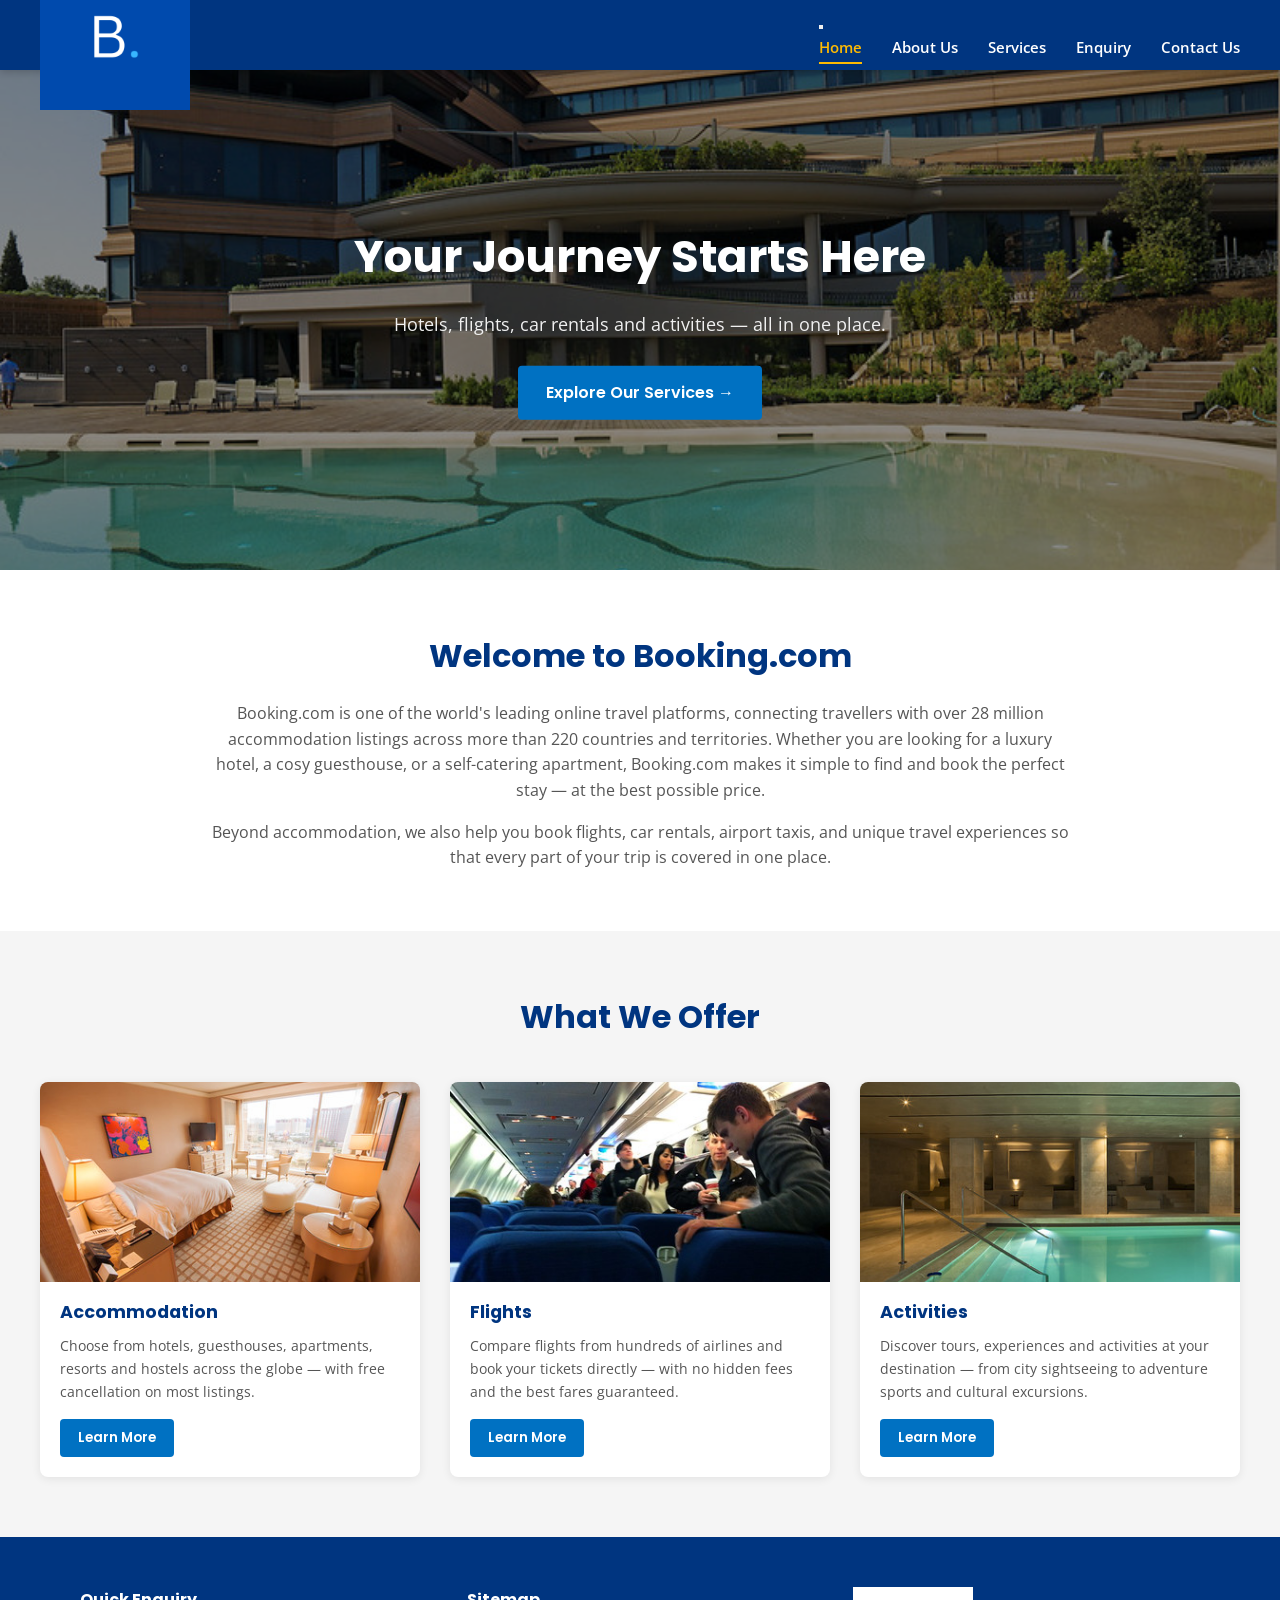
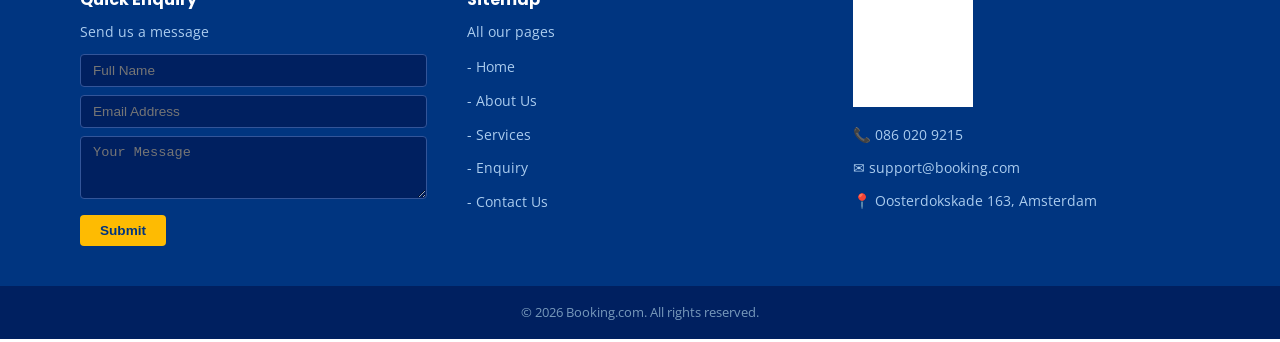
<file: index.html>
<!DOCTYPE html>
<html lang="en">

<!-- ============================================================
     PAGE: Homepage (index.html)
     DESCRIPTION: The main landing page for Booking.com. Includes
     a hero banner, a brief introduction section, a featured
     services grid, and a consistent header and footer across
     all five pages of the website.
     AUTHOR: [Angel Qosha]
     STUDENT NUMBER: [St10533417]
     MODULE: WEDE5020
     ============================================================ -->

<head>
  <!-- Sets the character encoding so all characters display correctly -->
  <meta charset="UTF-8">

  <!-- Makes the page scale correctly on mobile and tablet screens -->
  <meta name="viewport" content="width=device-width, initial-scale=1.0">

  <!-- Description shown in Google search results (SEO) -->
  <meta name="description" content="Booking.com - Find and book hotels,
  flights, car rentals and activities worldwide. Best prices guaranteed
  with free cancellation on most bookings.">

  <!-- Keywords to help search engines find this page (SEO) -->
  <meta name="keywords" content="Booking.com, book hotels, flights,
  accommodation, car rentals, activities, travel, holidays, best price">

  <!-- Title shown in the browser tab -->
  <title>Home | Booking.com</title>

  <!-- Canonical tag tells search engines this is the preferred URL for this page (avoids duplicate-content issues) -->
  <link rel="canonical" href="https://yoursitename.netlify.app/index.html">

  <!-- Links the external CSS stylesheet to this HTML page -->
  <link rel="stylesheet" href="css/style.css">

  <!-- Google Fonts: Poppins for headings, Open Sans for body text -->
  <link rel="preconnect" href="https://fonts.googleapis.com">
  <link rel="preconnect" href="https://fonts.gstatic.com" crossorigin>
  <link href="https://fonts.googleapis.com/css2?family=Poppins:wght@400;600;700&family=Open+Sans:wght@300;400;600&display=swap" rel="stylesheet">
</head>

<body>

  <!-- ============================================================
       HEADER: Contains the Booking.com logo on the left and the
       main navigation menu on the right. This header appears on
       ALL five pages of the website.
       ============================================================ -->
  <header>
    <div class="header-inner">

      <!-- Logo - links back to the homepage -->
      <div class="logo">
        <a href="index.html">
          <img src="images/logo.png" alt="Booking.com Logo" width="150">
        </a>
      </div>

      <!-- ========================================================
           NAVIGATION MENU: Links to all 5 pages of the website.
           class="active" highlights the current page in the menu.
           ======================================================== -->
      <nav>
        <button class="nav-toggle" aria-label="Toggle navigation menu">
          <span></span>
          <span></span>
          <span></span>
        </button>
        <ul>
          <!-- Home is highlighted as the active page -->
          <li><a href="index.html" class="active">Home</a></li>
          <li><a href="about_us.html">About Us</a></li>
          <li><a href="services_and_products.html">Services</a></li>
          <li><a href="enquiry.html">Enquiry</a></li>
          <li><a href="contact_us.html">Contact Us</a></li>
        </ul>
      </nav>

    </div>
  </header>

  <!-- ============================================================
       MAIN: The unique content for the homepage only.
       ============================================================ -->
  <main>

    <!-- ==========================================================
         HERO SECTION: Full-width banner image with a headline,
         a tagline and a call-to-action button that links to the
         services page.
         ========================================================== -->
    <section class="hero">
      <img src="images/hero_image.jpg"
           alt="Travellers enjoying a beautiful hotel destination booked through Booking.com">
      <div class="hero-text">
        <h1>Your Journey Starts Here</h1>
        <p>Hotels, flights, car rentals and activities — all in one place.</p>
        <!-- CTA button links to the services page -->
        <a href="services_and_products.html" class="btn">Explore Our Services &#8594;</a>
      </div>
    </section>

    <!-- ==========================================================
         INTRODUCTION SECTION: A brief welcome paragraph that
         explains what Booking.com offers to travellers.
         ========================================================== -->
    <section class="intro-section">
      <h2>Welcome to Booking.com</h2>
      <p>Booking.com is one of the world's leading online travel platforms,
         connecting travellers with over 28 million accommodation listings
         across more than 220 countries and territories. Whether you are
         looking for a luxury hotel, a cosy guesthouse, or a self-catering
         apartment, Booking.com makes it simple to find and book the
         perfect stay — at the best possible price.</p>
      <p>Beyond accommodation, we also help you book flights, car rentals,
         airport taxis, and unique travel experiences so that every part of
         your trip is covered in one place.</p>
    </section>

    <!-- ==========================================================
         FEATURED SERVICES SECTION: A 3-column grid showcasing
         the main service categories offered by Booking.com.
         Each card has an image, a title and a short description.
         ========================================================== -->
    <section class="featured-services">
      <h2>What We Offer</h2>

      <div class="services-grid">

        <!-- Service Card 1: Accommodation -->
        <div class="service-card">
          <img src="images/accomodation.jpg"
               alt="Comfortable hotel room available to book on Booking.com">
          <h3>Accommodation</h3>
          <p>Choose from hotels, guesthouses, apartments, resorts and
             hostels across the globe — with free cancellation on
             most listings.</p>
          <a href="services_and_products.html" class="btn-small">Learn More</a>
        </div>

        <!-- Service Card 2: Flights -->
        <div class="service-card">
          <img src="images/flight.jpg"
               alt="Aeroplane in the sky representing flight bookings on Booking.com">
          <h3>Flights</h3>
          <p>Compare flights from hundreds of airlines and book
             your tickets directly — with no hidden fees and the
             best fares guaranteed.</p>
          <a href="services_and_products.html" class="btn-small">Learn More</a>
        </div>

        <!-- Service Card 3: Activities -->
        <div class="service-card">
          <img src="images/activities.jpg"
               alt="Travellers enjoying local activities and excursions booked through Booking.com">
          <h3>Activities</h3>
          <p>Discover tours, experiences and activities at your
             destination — from city sightseeing to adventure sports
             and cultural excursions.</p>
          <a href="services_and_products.html" class="btn-small">Learn More</a>
        </div>

      </div>
    </section>

  </main>

  <!-- ============================================================
       FOOTER: Appears on ALL five pages of the website.
       Contains three columns:
       1. A mini contact form
       2. A sitemap with links to all pages
       3. Company contact details
       ============================================================ -->
  <footer>
    <div class="footer-inner">

      <!-- Footer Column 1: Mini contact form for quick messages -->
      <div class="footer-contact">
        <h4>Quick Enquiry</h4>
        <p>Send us a message</p>
        <form class="footer-form" onsubmit="submitFooterForm(event, this)" novalidate>
          <input type="text"
                 name="footerName"
                 placeholder="Full Name"
                 required>
          <input type="email"
                 name="footerEmail"
                 placeholder="Email Address"
                 required>
          <textarea name="footerMessage"
                    placeholder="Your Message"
                    rows="3"
                    required></textarea>
          <button type="submit">Submit</button>
          <p class="footer-form-response" style="display:none;">Thanks! We will be in touch shortly.</p>
        </form>
      </div>

      <!-- Footer Column 2: Sitemap listing all five pages -->
      <div class="footer-sitemap">
        <h4>Sitemap</h4>
        <p>All our pages</p>
        <ul>
          <li><a href="index.html">- Home</a></li>
          <li><a href="about_us.html">- About Us</a></li>
          <li><a href="services_and_products.html">- Services</a></li>
          <li><a href="enquiry.html">- Enquiry</a></li>
          <li><a href="contact_us.html">- Contact Us</a></li>
        </ul>
      </div>

      <!-- Footer Column 3: Company contact details -->
      <div class="footer-info">
        <img src="images/logo.png" alt="Booking.com Logo" width="120">
        <!-- Phone number with icon -->
        <p>&#128222; 086 020 9215</p>
        <!-- Email address with icon -->
        <p>&#9993; support@booking.com</p>
        <!-- Head office address -->
        <p>&#128205; Oosterdokskade 163, Amsterdam</p>
      </div>

    </div>

    <!-- Copyright bar at the very bottom of every page -->
    <div class="footer-bottom">
      <p>&copy; 2026 Booking.com. All rights reserved.</p>
    </div>
  </footer>

  <!-- Links to the external JavaScript file for interactivity -->
  <script src="js/main.js"></script>

</body>
</html>
</file>
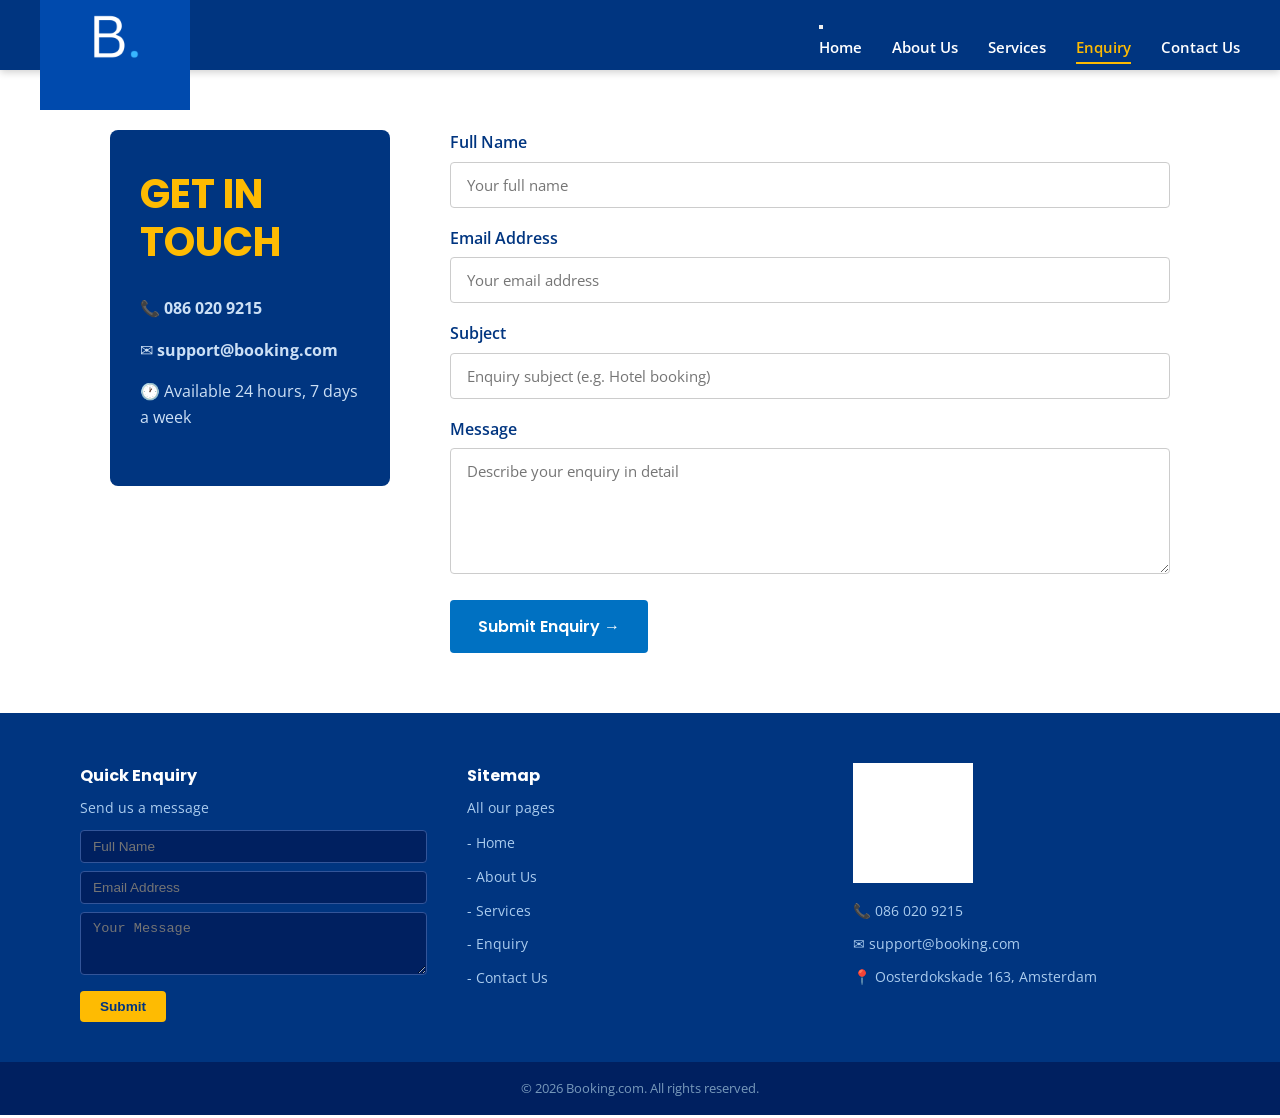
<file: enquiry.html>
<!DOCTYPE html>
<html lang="en">

<!-- ============================================================
     PAGE: Enquiry (enquiry.html)
     DESCRIPTION: Allows visitors to submit a travel or booking
     enquiry to Booking.com. Two-column layout with contact
     details on the left and the enquiry form on the right.
     JavaScript in main.js validates the form before submission.
      AUTHOR: [Angel Qosha]
     STUDENT NUMBER: [St10533417]
     MODULE: WEDE5020
     ============================================================ -->

<head>
  <!-- Sets the character encoding so all characters display correctly -->
  <meta charset="UTF-8">

  <!-- Makes the page scale correctly on mobile and tablet screens -->
  <meta name="viewport" content="width=device-width, initial-scale=1.0">

  <!-- Description for search engines (SEO) -->
  <meta name="description" content="Submit a travel or booking enquiry
  to Booking.com. Our support team is available 24/7 to assist with
  hotel, flight and activity bookings.">

  <!-- Keywords to help search engines find this page (SEO) -->
  <meta name="keywords" content="Booking.com enquiry, contact form,
  travel enquiry, booking help, customer support, hotel enquiry">

  <!-- Title shown in the browser tab -->
  <title>Enquiry | Booking.com</title>

  <!-- Canonical tag tells search engines this is the preferred URL for this page (avoids duplicate-content issues) -->
  <link rel="canonical" href="https://yoursitename.netlify.app/enquiry.html">

  <!-- Links the external CSS stylesheet to this HTML page -->
  <link rel="stylesheet" href="css/style.css">

  <!-- Google Fonts -->
  <link rel="preconnect" href="https://fonts.googleapis.com">
  <link rel="preconnect" href="https://fonts.gstatic.com" crossorigin>
  <link href="https://fonts.googleapis.com/css2?family=Poppins:wght@400;600;700&family=Open+Sans:wght@300;400;600&display=swap" rel="stylesheet">
</head>

<body>

  <!-- ============================================================
       HEADER: Same header used on all five pages.
       "Enquiry" has class="active" to highlight the current page.
       ============================================================ -->
  <header>
    <div class="header-inner">

      <!-- Logo linking back to the homepage -->
      <div class="logo">
        <a href="index.html">
          <img src="images/logo.png" alt="Booking.com Logo" width="150">
        </a>
      </div>

      <!-- ========================================================
           NAVIGATION: Enquiry is the active page here.
           ======================================================== -->
      <nav>
        <button class="nav-toggle" aria-label="Toggle navigation menu">
          <span></span>
          <span></span>
          <span></span>
        </button>
        <ul>
          <li><a href="index.html">Home</a></li>
          <li><a href="about_us.html">About Us</a></li>
          <li><a href="services_and_products.html">Services</a></li>
          <!-- Enquiry is highlighted as the current active page -->
          <li><a href="enquiry.html" class="active">Enquiry</a></li>
          <li><a href="contact_us.html">Contact Us</a></li>
        </ul>
      </nav>

    </div>
  </header>

  <!-- ============================================================
       MAIN: The unique content for the Enquiry page.
       ============================================================ -->
  <main>

    <!-- ==========================================================
         ENQUIRY SECTION: Two-column layout. Left column shows the
         "Get In Touch" heading with contact details and operating
         hours. Right column contains the enquiry form with
         Full Name, Email, Subject and Message fields.
         ========================================================== -->
    <section class="enquiry-section">

      <!-- Left column: GET IN TOUCH details -->
      <div class="enquiry-info">
        <!-- Large heading as shown in the wireframe -->
        <h1>GET IN<br>TOUCH</h1>
        <!-- Phone number with icon -->
        <p>&#128222; <strong>086 020 9215</strong></p>
        <!-- Email address with icon -->
        <p>&#9993; <strong>support@booking.com</strong></p>
        <!-- Trading hours -->
        <p>&#128336; Available 24 hours, 7 days a week</p>
      </div>

      <!-- Right column: Enquiry form -->
      <div class="enquiry-form">

        <!-- ======================================================
             ENQUIRY FORM: Collects Full Name, Email, Subject and
             Message. JavaScript in main.js validates all fields
             before allowing submission. On successful submission,
             the form is hidden and a confirmation message appears.
             ====================================================== -->
        <form id="enquiryForm" onsubmit="submitEnquiry(event)" novalidate>

          <!-- Full Name input field -->
          <label for="fullName">Full Name</label>
          <input type="text"
                 id="fullName"
                 name="fullName"
                 placeholder="Your full name"
                 required>
          <!-- Error message shown by JavaScript if field is empty -->
          <span class="error-msg" id="fullNameError"></span>

          <!-- Email input field -->
          <label for="email">Email Address</label>
          <input type="email"
                 id="email"
                 name="email"
                 placeholder="Your email address"
                 required>
          <!-- Error message shown by JavaScript if email is invalid -->
          <span class="error-msg" id="emailError"></span>

          <!-- Subject input field -->
          <label for="subject">Subject</label>
          <input type="text"
                 id="subject"
                 name="subject"
                 placeholder="Enquiry subject (e.g. Hotel booking)"
                 required>
          <!-- Error message shown by JavaScript if field is empty -->
          <span class="error-msg" id="subjectError"></span>

          <!-- Message textarea -->
          <label for="message">Message</label>
          <textarea id="message"
                    name="message"
                    placeholder="Describe your enquiry in detail"
                    rows="5"
                    required></textarea>
          <!-- Error message shown by JavaScript if field is empty -->
          <span class="error-msg" id="messageError"></span>

          <!-- Submit button -->
          <button type="submit" class="btn">Submit Enquiry &#8594;</button>

        </form>

        <!-- ======================================================
             CONFIRMATION MESSAGE: Hidden by default. JavaScript
             shows this block after the form is successfully
             submitted, confirming the enquiry was received.
             ====================================================== -->
        <div id="enquiryResponse" class="response-message" style="display:none;">
          <h3>&#10003; Enquiry Submitted!</h3>
          <p>Thank you for contacting Booking.com. Our support team
             will respond to your enquiry within 24 hours.</p>
          <p>For urgent assistance, call us directly on
             <strong>086 020 9215</strong>.</p>
        </div>

      </div>

    </section>

  </main>

  <!-- ============================================================
       FOOTER: Same footer on all five pages.
       ============================================================ -->
  <footer>
    <div class="footer-inner">

      <!-- Footer Column 1: Mini contact form -->
      <div class="footer-contact">
        <h4>Quick Enquiry</h4>
        <p>Send us a message</p>
        <form class="footer-form" onsubmit="submitFooterForm(event, this)" novalidate>
          <input type="text" name="footerName" placeholder="Full Name" required>
          <input type="email" name="footerEmail" placeholder="Email Address" required>
          <textarea name="footerMessage" placeholder="Your Message" rows="3" required></textarea>
          <button type="submit">Submit</button>
          <p class="footer-form-response" style="display:none;">Thanks! We will be in touch shortly.</p>
        </form>
      </div>

      <!-- Footer Column 2: Sitemap -->
      <div class="footer-sitemap">
        <h4>Sitemap</h4>
        <p>All our pages</p>
        <ul>
          <li><a href="index.html">- Home</a></li>
          <li><a href="about_us.html">- About Us</a></li>
          <li><a href="services_and_products.html">- Services</a></li>
          <li><a href="enquiry.html">- Enquiry</a></li>
          <li><a href="contact_us.html">- Contact Us</a></li>
        </ul>
      </div>

      <!-- Footer Column 3: Contact details -->
      <div class="footer-info">
        <img src="images/logo.png" alt="Booking.com Logo" width="120">
        <p>&#128222; 086 020 9215</p>
        <p>&#9993; support@booking.com</p>
        <p>&#128205; Oosterdokskade 163, Amsterdam</p>
      </div>

    </div>
    <div class="footer-bottom">
      <p>&copy; 2026 Booking.com. All rights reserved.</p>
    </div>
  </footer>

  <!-- JavaScript file handles form validation and submission -->
  <script src="js/main.js"></script>

</body>
</html>
</file>
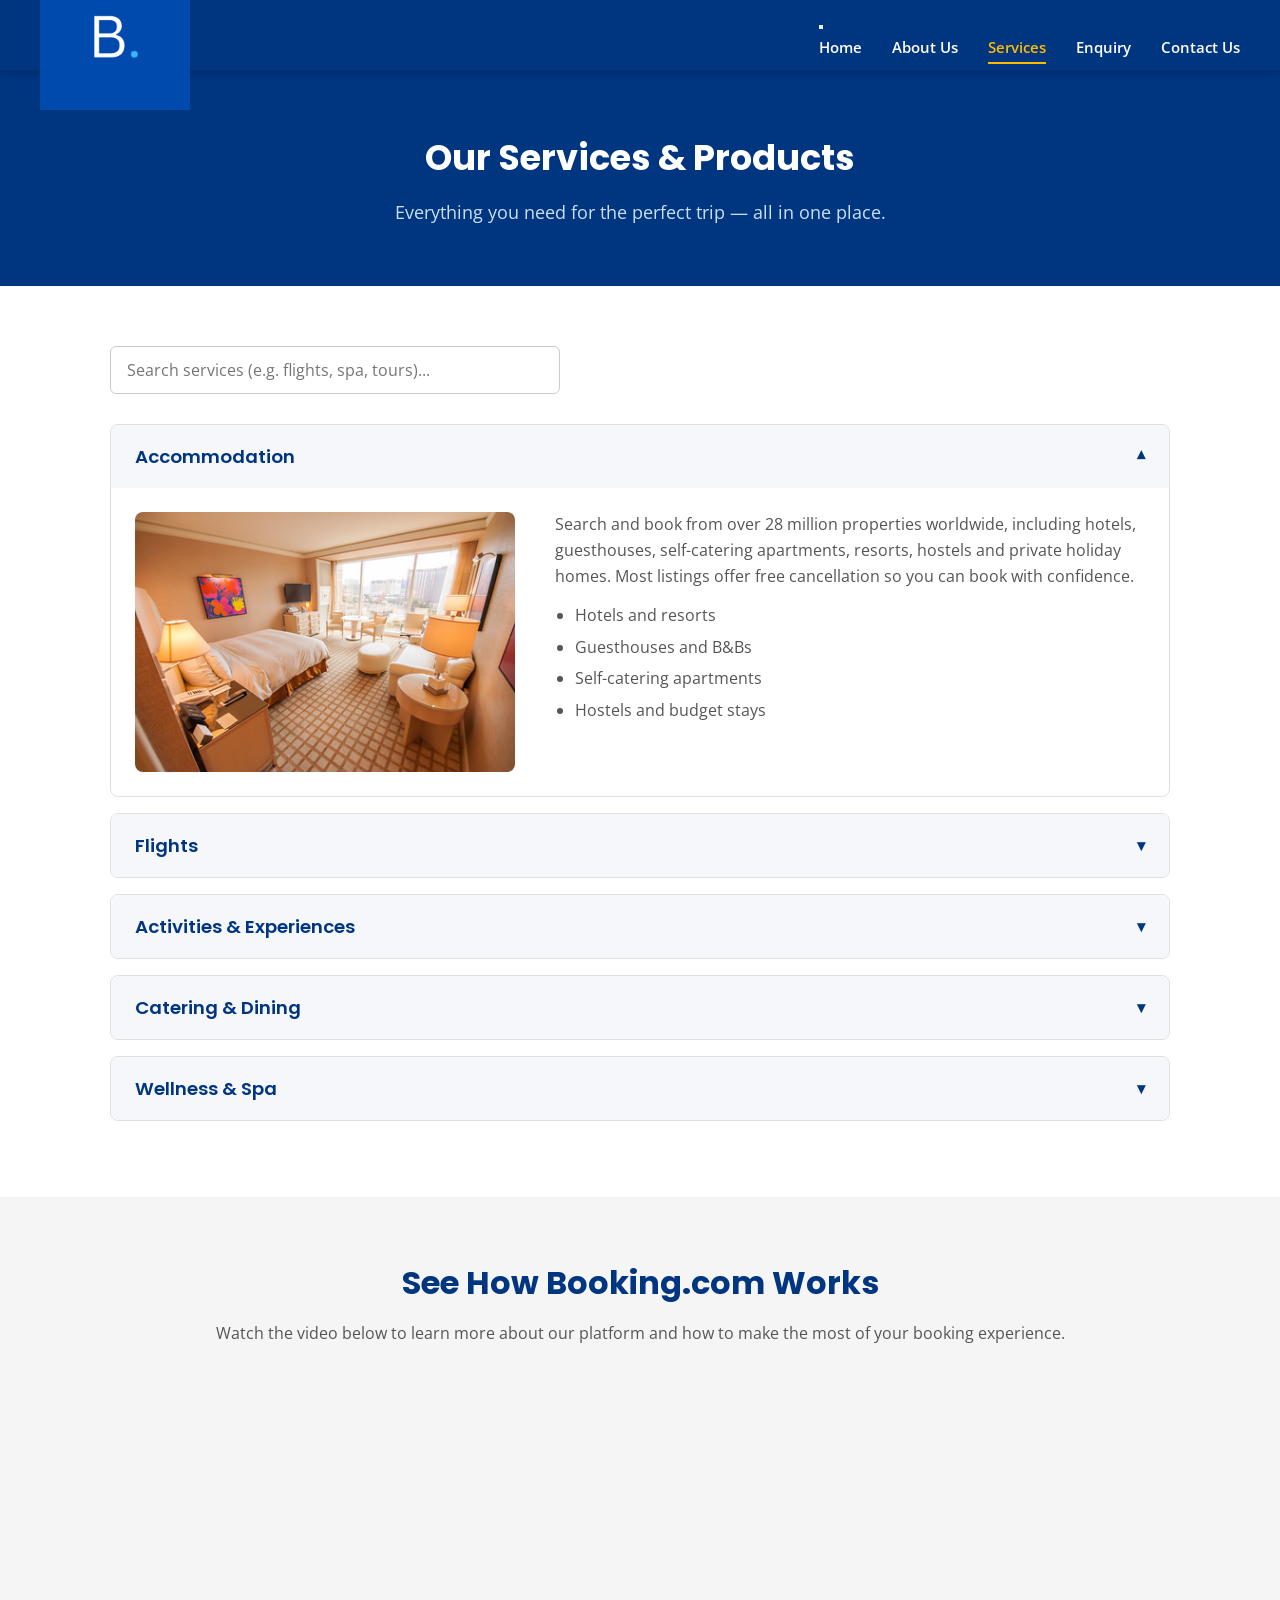
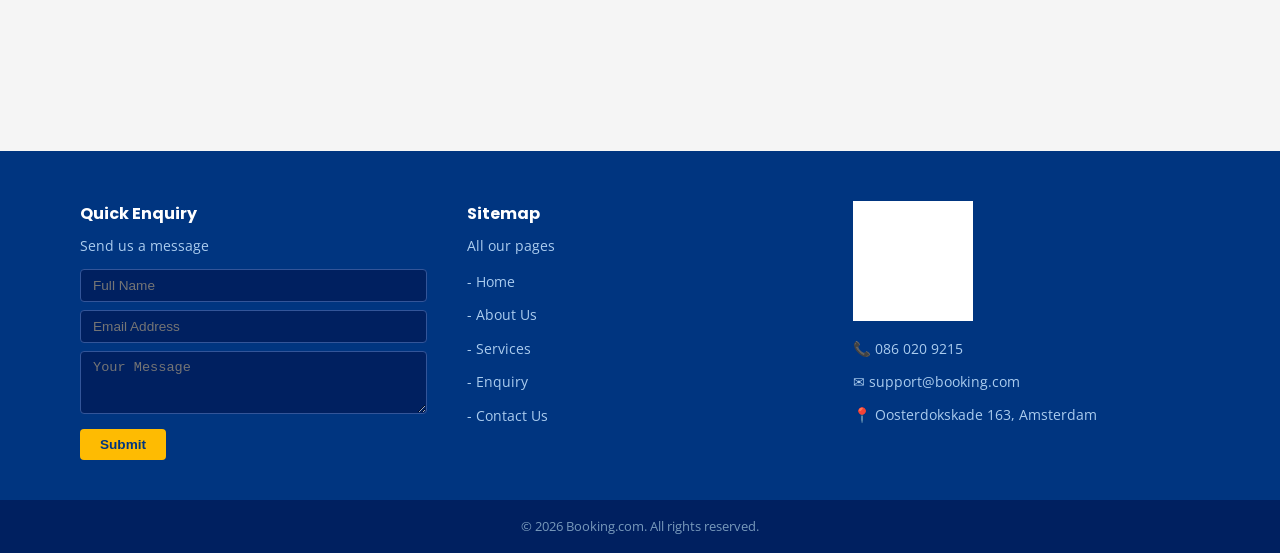
<file: services_and_products.html>
<!DOCTYPE html>
<html lang="en">

<!-- ============================================================
     PAGE: Services and Products (services_and_products.html)
     DESCRIPTION: Details the full range of services and products
     offered by Booking.com, including accommodation, flights,
     car rentals, activities, catering and wellness services.
     A YouTube embed video is included to showcase the platform.
     AUTHOR: [Angel Qosha]
     STUDENT NUMBER: [St10533417]
     MODULE: WEDE5020
     ============================================================ -->

<head>
  <!-- Sets the character encoding so all characters display correctly -->
  <meta charset="UTF-8">

  <!-- Makes the page scale correctly on mobile and tablet screens -->
  <meta name="viewport" content="width=device-width, initial-scale=1.0">

  <!-- Description for search engines (SEO) -->
  <meta name="description" content="Explore all Booking.com services:
  accommodation, flights, car rentals, activities, catering and wellness.
  Book everything for your trip in one place.">

  <!-- Keywords to help search engines find this page (SEO) -->
  <meta name="keywords" content="Booking.com services, accommodation,
  flights, car rental, activities, catering, massage, wellness, travel">

  <!-- Title shown in the browser tab -->
  <title>Services | Booking.com</title>

  <!-- Canonical tag tells search engines this is the preferred URL for this page (avoids duplicate-content issues) -->
  <link rel="canonical" href="https://yoursitename.netlify.app/services_and_products.html">

  <!-- Links the external CSS stylesheet to this HTML page -->
  <link rel="stylesheet" href="css/style.css">

  <!-- Google Fonts -->
  <link rel="preconnect" href="https://fonts.googleapis.com">
  <link rel="preconnect" href="https://fonts.gstatic.com" crossorigin>
  <link href="https://fonts.googleapis.com/css2?family=Poppins:wght@400;600;700&family=Open+Sans:wght@300;400;600&display=swap" rel="stylesheet">
</head>

<body>

  <!-- ============================================================
       HEADER: Same header used on all five pages.
       "Services" has class="active" to highlight the current page.
       ============================================================ -->
  <header>
    <div class="header-inner">

      <!-- Logo linking back to the homepage -->
      <div class="logo">
        <a href="index.html">
          <img src="images/logo.png" alt="Booking.com Logo" width="150">
        </a>
      </div>

      <!-- ========================================================
           NAVIGATION: Services is the active page here.
           ======================================================== -->
      <nav>
        <button class="nav-toggle" aria-label="Toggle navigation menu">
          <span></span>
          <span></span>
          <span></span>
        </button>
        <ul>
          <li><a href="index.html">Home</a></li>
          <li><a href="about_us.html">About Us</a></li>
          <!-- Services is highlighted as the current active page -->
          <li><a href="services_and_products.html" class="active">Services</a></li>
          <li><a href="enquiry.html">Enquiry</a></li>
          <li><a href="contact_us.html">Contact Us</a></li>
        </ul>
      </nav>

    </div>
  </header>

  <!-- ============================================================
       MAIN: The unique content for the Services page.
       ============================================================ -->
  <main>

    <!-- ==========================================================
         PAGE BANNER: A full-width heading section that introduces
         the services and products page to the visitor.
         ========================================================== -->
    <section class="page-banner">
      <h1>Our Services &amp; Products</h1>
      <p>Everything you need for the perfect trip — all in one place.</p>
    </section>

    <!-- ==========================================================
         SERVICES DETAIL SECTION: Each service is displayed as a
         row with an image on the left and descriptive text on the
         right, alternating layout for visual variety.
         ========================================================== -->
    <section class="services-detail">

      <!-- ========================================================
           SEARCH/FILTER: Lets visitors type a keyword to instantly
           filter which service panels are shown. Handled by
           main.js — matches against each service's title and
           description text.
           ======================================================== -->
      <div class="services-search">
        <label for="serviceSearch" class="sr-only">Search services</label>
        <input type="text"
               id="serviceSearch"
               placeholder="Search services (e.g. flights, spa, tours)..."
               aria-label="Search services">
        <p id="serviceSearchCount" class="search-count"></p>
      </div>

      <!-- ========================================================
           ACCORDION: Each service is a collapsible panel. Clicking
           a header toggles that panel open/closed via main.js.
           Built with button elements and aria-expanded for
           accessibility, and progressively enhanced — panels are
           visible by default if JavaScript fails to load.
           ======================================================== -->
      <div class="accordion" id="servicesAccordion">

        <!-- Service 1: Accommodation -->
        <div class="accordion-item">
          <h2 class="accordion-header">
            <button class="accordion-trigger" aria-expanded="true" aria-controls="panel-accommodation">
              Accommodation
              <span class="accordion-icon">&#9662;</span>
            </button>
          </h2>
          <div class="accordion-panel" id="panel-accommodation">
            <div class="service-row">
              <div class="service-img">
                <img src="images/accomodation.jpg"
                     alt="Comfortable hotel room showing accommodation options on Booking.com">
              </div>
              <div class="service-desc">
                <p>Search and book from over 28 million properties worldwide,
                   including hotels, guesthouses, self-catering apartments,
                   resorts, hostels and private holiday homes. Most listings
                   offer free cancellation so you can book with confidence.</p>
                <ul>
                  <li>Hotels and resorts</li>
                  <li>Guesthouses and B&amp;Bs</li>
                  <li>Self-catering apartments</li>
                  <li>Hostels and budget stays</li>
                </ul>
              </div>
            </div>
          </div>
        </div>

        <!-- Service 2: Flights -->
        <div class="accordion-item">
          <h2 class="accordion-header">
            <button class="accordion-trigger" aria-expanded="false" aria-controls="panel-flights">
              Flights
              <span class="accordion-icon">&#9662;</span>
            </button>
          </h2>
          <div class="accordion-panel" id="panel-flights" hidden>
            <div class="service-row reverse">
              <div class="service-img">
                <img src="images/flight.jpg"
                     alt="Aeroplane in flight representing Booking.com flight booking service">
              </div>
              <div class="service-desc">
                <p>Compare flights from hundreds of airlines around the world
                   and book your tickets at the best available price. Our
                   flight search covers economy, business and first class
                   across thousands of global routes.</p>
                <ul>
                  <li>Domestic and international flights</li>
                  <li>One-way and return tickets</li>
                  <li>Economy, business and first class</li>
                  <li>Price comparison across airlines</li>
                </ul>
              </div>
            </div>
          </div>
        </div>

        <!-- Service 3: Activities -->
        <div class="accordion-item">
          <h2 class="accordion-header">
            <button class="accordion-trigger" aria-expanded="false" aria-controls="panel-activities">
              Activities &amp; Experiences
              <span class="accordion-icon">&#9662;</span>
            </button>
          </h2>
          <div class="accordion-panel" id="panel-activities" hidden>
            <div class="service-row">
              <div class="service-img">
                <img src="images/activities.jpg"
                     alt="Travellers taking part in outdoor activities booked through Booking.com">
              </div>
              <div class="service-desc">
                <p>Enhance your trip with unforgettable local experiences.
                   Browse thousands of tours, excursions, activities and
                   cultural events available at your destination — from
                   city walking tours to adventure sports and cooking classes.</p>
                <ul>
                  <li>Guided city tours</li>
                  <li>Adventure sports and outdoor activities</li>
                  <li>Cultural experiences and workshops</li>
                  <li>Day trips and excursions</li>
                </ul>
              </div>
            </div>
          </div>
        </div>

        <!-- Service 4: Catering -->
        <div class="accordion-item">
          <h2 class="accordion-header">
            <button class="accordion-trigger" aria-expanded="false" aria-controls="panel-catering">
              Catering &amp; Dining
              <span class="accordion-icon">&#9662;</span>
            </button>
          </h2>
          <div class="accordion-panel" id="panel-catering" hidden>
            <div class="service-row reverse">
              <div class="service-img">
                <img src="images/catering.jpg"
                     alt="Quality catering and dining options available through Booking.com properties">
              </div>
              <div class="service-desc">
                <p>Many Booking.com properties include catering options
                   ranging from continental breakfast to full board packages.
                   You can also discover and book restaurant experiences and
                   food tours at your destination through our platform.</p>
                <ul>
                  <li>Bed and breakfast packages</li>
                  <li>Half-board and full-board options</li>
                  <li>All-inclusive resort packages</li>
                  <li>Restaurant recommendations</li>
                </ul>
              </div>
            </div>
          </div>
        </div>

        <!-- Service 5: Wellness and Massage -->
        <div class="accordion-item">
          <h2 class="accordion-header">
            <button class="accordion-trigger" aria-expanded="false" aria-controls="panel-wellness">
              Wellness &amp; Spa
              <span class="accordion-icon">&#9662;</span>
            </button>
          </h2>
          <div class="accordion-panel" id="panel-wellness" hidden>
            <div class="service-row">
              <div class="service-img">
                <img src="images/massage.jpg"
                     alt="Relaxing spa and wellness services available at Booking.com hotel properties">
              </div>
              <div class="service-desc">
                <p>Relax and recharge with spa and wellness services available
                   at selected Booking.com properties. Filter your accommodation
                   search to find hotels with on-site spas, swimming pools,
                   gyms and wellness centres included.</p>
                <ul>
                  <li>Spa and massage treatments</li>
                  <li>Swimming pools and gym facilities</li>
                  <li>Yoga and meditation sessions</li>
                  <li>Beauty and grooming services</li>
                </ul>
              </div>
            </div>
          </div>
        </div>

      </div>

    </section>

    <!-- ==========================================================
         VIDEO SECTION: An embedded YouTube video that gives
         visitors an overview of how Booking.com works and what
         the platform offers to travellers.
         ========================================================== -->
    <section class="video-section">
      <h2>See How Booking.com Works</h2>
      <p>Watch the video below to learn more about our platform
         and how to make the most of your booking experience.</p>

      <!-- Embedded YouTube video with correct iframe attributes -->
      <div class="video-wrapper">
        <iframe width="560"
                height="315"
                src="https://www.youtube.com/embed/DU8TqU4I5mc?si=_VnNyUJ0riwl2uzr"
                title="Booking.com platform overview video"
                frameborder="0"
                allow="accelerometer; autoplay; clipboard-write; encrypted-media; gyroscope; picture-in-picture; web-share"
                referrerpolicy="strict-origin-when-cross-origin"
                allowfullscreen>
        </iframe>
      </div>
    </section>

  </main>

  <!-- ============================================================
       FOOTER: Same footer on all five pages.
       ============================================================ -->
  <footer>
    <div class="footer-inner">

      <!-- Footer Column 1: Mini contact form -->
      <div class="footer-contact">
        <h4>Quick Enquiry</h4>
        <p>Send us a message</p>
        <form class="footer-form" onsubmit="submitFooterForm(event, this)" novalidate>
          <input type="text" name="footerName" placeholder="Full Name" required>
          <input type="email" name="footerEmail" placeholder="Email Address" required>
          <textarea name="footerMessage" placeholder="Your Message" rows="3" required></textarea>
          <button type="submit">Submit</button>
          <p class="footer-form-response" style="display:none;">Thanks! We will be in touch shortly.</p>
        </form>
      </div>

      <!-- Footer Column 2: Sitemap -->
      <div class="footer-sitemap">
        <h4>Sitemap</h4>
        <p>All our pages</p>
        <ul>
          <li><a href="index.html">- Home</a></li>
          <li><a href="about_us.html">- About Us</a></li>
          <li><a href="services_and_products.html">- Services</a></li>
          <li><a href="enquiry.html">- Enquiry</a></li>
          <li><a href="contact_us.html">- Contact Us</a></li>
        </ul>
      </div>

      <!-- Footer Column 3: Contact details -->
      <div class="footer-info">
        <img src="images/logo.png" alt="Booking.com Logo" width="120">
        <p>&#128222; 086 020 9215</p>
        <p>&#9993; support@booking.com</p>
        <p>&#128205; Oosterdokskade 163, Amsterdam</p>
      </div>

    </div>
    <div class="footer-bottom">
      <p>&copy; 2026 Booking.com. All rights reserved.</p>
    </div>
  </footer>

  <script src="js/main.js"></script>

</body>
</html>
</file>
<file: css/style.css>
/* ============================================================
   STYLESHEET: style.css
   DESCRIPTION: External CSS stylesheet for the Booking.com
   website. Controls all layout, typography, colours and
   spacing across all five pages. Linked to every HTML page.
   AUTHOR: [Angel Qosha]
   MODULE: WEDE5020
   ============================================================ */

/* ------------------------------------------------------------
   CSS RESET AND BASE STYLES
   Removes default browser margins and padding, and sets the
   base font and box-sizing for the whole site.
   ------------------------------------------------------------ */
* {
  margin: 0;
  padding: 0;
  box-sizing: border-box;
}

/* Sets the base font to Open Sans from Google Fonts */
body {
  font-family: 'Open Sans', Arial, sans-serif;
  font-size: 100%;
  color: #333333;
  background-color: #ffffff;
  line-height: 1.6;
}

/* All headings use Poppins for a clean, modern look */
h1, h2, h3, h4 {
  font-family: 'Poppins', Arial, sans-serif;
  color: #003580;
}

/* Removes underline from all links by default */
a {
  text-decoration: none;
  color: inherit;
}

/* Removes bullet points from all unordered lists by default */
ul {
  list-style: none;
}

/* Makes all images scale responsively within their containers */
img {
  max-width: 100%;
  height: auto;
  display: block;
}

/* ------------------------------------------------------------
   HEADER STYLES
   Blue header bar with white text and nav links.
   Uses flexbox to space logo on the left and nav on the right.
   ------------------------------------------------------------ */
header {
  background-color: #003580;  /* Booking.com dark blue */
  padding: 0 2.5rem;
  position: sticky;
  top: 0;
  z-index: 100;
  box-shadow: 0 0.125rem 0.5rem rgba(0, 0, 0, 0.2);
}

/* Inner wrapper uses flexbox to align logo and nav side by side */
.header-inner {
  max-width: 75.0rem;
  margin: 0 auto;
  display: flex;
  align-items: center;
  justify-content: space-between;
  height: 4.375rem;
}

/* Logo text colour override so it shows white on the blue header */
.logo a {
  color: #ffffff;
  font-family: 'Poppins', sans-serif;
  font-weight: 700;
  font-size: 1.4rem;
}

/* Navigation list displays horizontally using flexbox */
nav ul {
  display: flex;
  gap: 1.875rem;
}

/* Navigation link styles */
nav ul li a {
  color: #ffffff;
  font-size: 0.95rem;
  font-weight: 600;
  padding: 0.3125rem 0;
  border-bottom: 2px solid transparent;
  transition: border-color 0.2s ease;
}

/* Hover state and active page highlight */
nav ul li a:hover,
nav ul li a.active {
  border-bottom: 2px solid #febb02;  /* Booking.com yellow accent */
  color: #febb02;
}

/* ------------------------------------------------------------
   BUTTON STYLES
   Two button sizes: .btn (large) and .btn-small (compact).
   ------------------------------------------------------------ */
.btn {
  display: inline-block;
  background-color: #0071c2;
  color: #ffffff;
  padding: 0.875rem 1.75rem;
  border-radius: 0.25rem;
  font-family: 'Poppins', sans-serif;
  font-weight: 600;
  font-size: 1rem;
  cursor: pointer;
  border: none;
  transition: background-color 0.2s ease;
}

.btn:hover {
  background-color: #003580;
}

/* Smaller button used on cards */
.btn-small {
  display: inline-block;
  background-color: #0071c2;
  color: #ffffff;
  padding: 0.5rem 1.125rem;
  border-radius: 0.25rem;
  font-family: 'Poppins', sans-serif;
  font-weight: 600;
  font-size: 0.85rem;
  cursor: pointer;
  border: none;
  transition: background-color 0.2s ease;
}

.btn-small:hover {
  background-color: #003580;
}

/* ------------------------------------------------------------
   HERO SECTION STYLES
   Full-width banner with a hero image and overlaid text.
   ------------------------------------------------------------ */
.hero {
  position: relative;
  width: 100%;
  height: 31.25rem;
  overflow: hidden;
}

/* Hero image fills the full width and height of the section */
.hero img {
  width: 100%;
  height: 100%;
  object-fit: cover;
  display: block;
}

/* Dark semi-transparent overlay to make white text readable */
.hero::after {
  content: '';
  position: absolute;
  inset: 0;
  background: rgba(0, 0, 0, 0.45);
}

/* Text positioned in the centre of the hero image */
.hero-text {
  position: absolute;
  top: 50%;
  left: 50%;
  transform: translate(-50%, -50%);
  text-align: center;
  z-index: 2;
  color: #ffffff;
  width: 80%;
}

.hero-text h1 {
  font-size: 2.8rem;
  color: #ffffff;
  margin-bottom: 1.0rem;
}

.hero-text p {
  font-size: 1.15rem;
  margin-bottom: 1.75rem;
  color: #f0f0f0;
}

/* ------------------------------------------------------------
   INTRODUCTION SECTION
   ------------------------------------------------------------ */
.intro-section {
  max-width: 56.25rem;
  margin: 3.75rem auto;
  padding: 0 1.25rem;
  text-align: center;
}

.intro-section h2 {
  font-size: 2rem;
  margin-bottom: 1.25rem;
}

.intro-section p {
  margin-bottom: 1.0rem;
  font-size: 1rem;
  color: #555;
}

/* ------------------------------------------------------------
   FEATURED SERVICES SECTION (homepage grid)
   ------------------------------------------------------------ */
.featured-services {
  background-color: #f5f5f5;
  padding: 3.75rem 2.5rem;
  text-align: center;
}

.featured-services h2 {
  font-size: 2rem;
  margin-bottom: 2.5rem;
}

/* Three-column grid for service cards */
.services-grid {
  display: grid;
  grid-template-columns: repeat(3, 1fr);
  gap: 1.875rem;
  max-width: 75.0rem;
  margin: 0 auto;
}

/* Individual service card */
.service-card {
  background-color: #ffffff;
  border-radius: 0.5rem;
  overflow: hidden;
  box-shadow: 0 0.125rem 0.625rem rgba(0, 0, 0, 0.08);
  text-align: left;
}

.service-card img {
  width: 100%;
  height: 12.5rem;
  object-fit: cover;
}

.service-card h3 {
  padding: 1.0rem 1.25rem 0.5rem;
  font-size: 1.1rem;
}

.service-card p {
  padding: 0 1.25rem 1.0rem;
  font-size: 0.9rem;
  color: #555;
}

.service-card .btn-small {
  margin: 0 1.25rem 1.25rem;
}

/* ------------------------------------------------------------
   PAGE BANNER (services page top section)
   ------------------------------------------------------------ */
.page-banner {
  background-color: #003580;
  color: #ffffff;
  text-align: center;
  padding: 3.75rem 1.25rem;
}

.page-banner h1 {
  color: #ffffff;
  font-size: 2.2rem;
  margin-bottom: 0.75rem;
}

.page-banner p {
  font-size: 1.1rem;
  color: #cce0f5;
}

/* ------------------------------------------------------------
   SERVICES DETAIL SECTION (services page rows)
   ------------------------------------------------------------ */
.services-detail {
  max-width: 68.75rem;
  margin: 0 auto;
  padding: 3.75rem 1.25rem;
}

/* Each service row: image left, text right */
.service-row {
  display: flex;
  gap: 2.5rem;
  align-items: flex-start;
  margin-bottom: 3.75rem;
}

/* Reversed row: text left, image right */
.service-row.reverse {
  flex-direction: row-reverse;
}

.service-row .service-img {
  flex: 0 0 23.75rem;
}

.service-row .service-img img {
  width: 100%;
  height: 16.25rem;
  object-fit: cover;
  border-radius: 0.5rem;
}

.service-row .service-desc {
  flex: 1;
}

.service-row .service-desc h2 {
  font-size: 1.5rem;
  margin-bottom: 0.75rem;
}

.service-row .service-desc p {
  color: #555;
  margin-bottom: 0.875rem;
}

.service-row .service-desc ul {
  list-style: disc;
  padding-left: 1.25rem;
  color: #555;
}

.service-row .service-desc ul li {
  margin-bottom: 0.375rem;
}

/* ------------------------------------------------------------
   SERVICES SEARCH / FILTER BAR
   ------------------------------------------------------------ */
.services-search {
  margin-bottom: 1.875rem;
}

.services-search input {
  width: 100%;
  max-width: 28.125rem;
  padding: 0.75rem 1rem;
  border: 1px solid #cccccc;
  border-radius: 0.375rem;
  font-size: 1rem;
  font-family: 'Open Sans', sans-serif;
  display: block;
}

.services-search input:focus {
  outline: none;
  border-color: #0071c2;
}

.search-count {
  margin-top: 0.5rem;
  font-size: 0.875rem;
  color: #555;
}

/* Visually hidden but still readable by screen readers */
.sr-only {
  position: absolute;
  width: 1px;
  height: 1px;
  overflow: hidden;
  clip: rect(0, 0, 0, 0);
  white-space: nowrap;
}

/* ------------------------------------------------------------
   SERVICES ACCORDION
   ------------------------------------------------------------ */
.accordion-item {
  border: 1px solid #e0e0e0;
  border-radius: 0.5rem;
  margin-bottom: 1rem;
  overflow: hidden;
}

.accordion-header {
  margin: 0;
}

.accordion-trigger {
  width: 100%;
  display: flex;
  justify-content: space-between;
  align-items: center;
  background-color: #f5f7fa;
  border: none;
  padding: 1.125rem 1.5rem;
  font-family: 'Poppins', sans-serif;
  font-weight: 600;
  font-size: 1.15rem;
  color: #003580;
  cursor: pointer;
  text-align: left;
}

.accordion-trigger:hover {
  background-color: #eaf0f8;
}

.accordion-trigger:focus-visible {
  outline: 2px solid #0071c2;
  outline-offset: -2px;
}

.accordion-icon {
  transition: transform 0.2s ease;
  font-size: 1rem;
}

.accordion-trigger[aria-expanded="true"] .accordion-icon {
  transform: rotate(180deg);
}

.accordion-panel {
  padding: 1.5rem;
}

.accordion-panel .service-row {
  margin-bottom: 0;
}

/* ------------------------------------------------------------
   VIDEO SECTION
   ------------------------------------------------------------ */
.video-section {
  background-color: #f5f5f5;
  padding: 3.75rem 1.25rem;
  text-align: center;
}

.video-section h2 {
  font-size: 2rem;
  margin-bottom: 0.75rem;
}

.video-section p {
  color: #555;
  margin-bottom: 1.875rem;
}

/* Centres the YouTube iframe */
.video-wrapper {
  display: flex;
  justify-content: center;
}

/* ------------------------------------------------------------
   ABOUT SECTION (two-column layout)
   ------------------------------------------------------------ */
.about-section {
  display: flex;
  gap: 3.125rem;
  max-width: 68.75rem;
  margin: 3.75rem auto;
  padding: 0 1.25rem;
  align-items: flex-start;
}

.about-image {
  flex: 0 0 25.0rem;
}

.about-image img {
  width: 100%;
  height: 31.25rem;
  object-fit: cover;
  border-radius: 0.5rem;
}

.about-text h1 {
  font-size: 2.2rem;
  margin-bottom: 1.25rem;
}

.about-text h2 {
  font-size: 1.3rem;
  margin-top: 1.5rem;
  margin-bottom: 0.5rem;
}

.about-text p {
  color: #555;
  margin-bottom: 0.75rem;
}

.about-text ol {
  padding-left: 1.25rem;
  color: #555;
}

.about-text ol li {
  margin-bottom: 0.375rem;
}

/* ------------------------------------------------------------
   GALLERY SECTION + LIGHTBOX (about_us.html)
   ------------------------------------------------------------ */
.gallery-section {
  max-width: 68.75rem;
  margin: 1.25rem auto 3.75rem;
  padding: 0 1.25rem;
  text-align: center;
}

.gallery-section h2 {
  font-size: 1.8rem;
  margin-bottom: 0.5rem;
}

.gallery-section > p {
  color: #555;
  margin-bottom: 1.875rem;
}

.gallery-grid {
  display: grid;
  grid-template-columns: repeat(4, 1fr);
  gap: 0.75rem;
}

.gallery-item {
  border: none;
  background: none;
  padding: 0;
  cursor: pointer;
  border-radius: 0.5rem;
  overflow: hidden;
  aspect-ratio: 4 / 3;
}

.gallery-item img {
  width: 100%;
  height: 100%;
  object-fit: cover;
  display: block;
  transition: transform 0.25s ease;
}

.gallery-item:hover img {
  transform: scale(1.06);
}

.gallery-item:focus-visible {
  outline: 3px solid #0071c2;
  outline-offset: 2px;
}

/* Full-screen overlay shown when a thumbnail is clicked */
.lightbox {
  position: fixed;
  inset: 0;
  background-color: rgba(0, 0, 0, 0.9);
  display: flex;
  flex-direction: column;
  align-items: center;
  justify-content: center;
  z-index: 1000;
}

.lightbox[hidden] {
  display: none !important;
}

.lightbox-image {
  max-width: 80%;
  max-height: 75vh;
  border-radius: 0.375rem;
}

.lightbox-caption {
  color: #ffffff;
  margin-top: 1rem;
  font-size: 0.95rem;
  max-width: 80%;
  text-align: center;
}

.lightbox-close,
.lightbox-prev,
.lightbox-next {
  position: absolute;
  background: rgba(255, 255, 255, 0.15);
  border: none;
  color: #ffffff;
  font-size: 1.5rem;
  width: 3rem;
  height: 3rem;
  border-radius: 50%;
  cursor: pointer;
  display: flex;
  align-items: center;
  justify-content: center;
}

.lightbox-close:hover,
.lightbox-prev:hover,
.lightbox-next:hover {
  background: rgba(255, 255, 255, 0.3);
}

.lightbox-close {
  top: 1.5rem;
  right: 1.5rem;
}

.lightbox-prev {
  left: 1.5rem;
  top: 50%;
  transform: translateY(-50%);
}

.lightbox-next {
  right: 1.5rem;
  top: 50%;
  transform: translateY(-50%);
}

/* ------------------------------------------------------------
   ENQUIRY SECTION (two-column layout)
   ------------------------------------------------------------ */
.enquiry-section {
  display: flex;
  gap: 3.75rem;
  max-width: 68.75rem;
  margin: 3.75rem auto;
  padding: 0 1.25rem;
  align-items: flex-start;
}

/* Left column: GET IN TOUCH heading and contact details */
.enquiry-info {
  flex: 0 0 17.5rem;
  background-color: #003580;
  color: #ffffff;
  padding: 2.5rem 1.875rem;
  border-radius: 0.5rem;
}

.enquiry-info h1 {
  font-size: 2.5rem;
  color: #febb02;
  margin-bottom: 1.875rem;
  line-height: 1.2;
}

.enquiry-info p {
  margin-bottom: 1.0rem;
  font-size: 1rem;
  color: #cce0f5;
}

/* Right column: the form */
.enquiry-form {
  flex: 1;
}

/* Form field shared styles */
.enquiry-form label,
.contact-form-section label {
  display: block;
  font-weight: 600;
  margin-bottom: 0.375rem;
  color: #003580;
}

.enquiry-form input,
.enquiry-form textarea,
.contact-form-section input,
.contact-form-section textarea {
  width: 100%;
  padding: 0.75rem 1.0rem;
  border: 1px solid #cccccc;
  border-radius: 0.25rem;
  font-size: 0.95rem;
  font-family: 'Open Sans', sans-serif;
  margin-bottom: 0.375rem;
}

.enquiry-form input:focus,
.enquiry-form textarea:focus,
.contact-form-section input:focus,
.contact-form-section textarea:focus {
  outline: none;
  border-color: #0071c2;
}

/* Error messages shown by JavaScript */
.error-msg {
  display: block;
  color: #cc0000;
  font-size: 0.82rem;
  margin-bottom: 0.75rem;
}

/* Red border applied by JavaScript to invalid fields */
.input-error {
  border-color: #cc0000 !important;
  background-color: #fff5f5;
}

/* Small inline confirmation shown under the footer mini-form */
.footer-form-response {
  color: #66bb6a;
  font-size: 0.82rem;
  margin-top: 0.5rem;
}

/* Confirmation response message */
.response-message {
  background-color: #e8f5e9;
  border: 1px solid #66bb6a;
  border-radius: 0.375rem;
  padding: 1.5rem;
  margin-top: 1.25rem;
}

.response-message h3 {
  color: #2e7d32;
  margin-bottom: 0.625rem;
}

/* ------------------------------------------------------------
   CONTACT PAGE STYLES
   ------------------------------------------------------------ */
.contact-section {
  display: flex;
  gap: 3.125rem;
  max-width: 68.75rem;
  margin: 3.75rem auto 2.5rem;
  padding: 0 1.25rem;
}

.contact-info,
.contact-address {
  flex: 1;
}

.contact-info h1 {
  font-size: 2rem;
  margin-bottom: 1.25rem;
}

.contact-info h3,
.contact-address h3 {
  font-size: 1.1rem;
  margin: 1.25rem 0 0.5rem;
}

.contact-info p,
.contact-address p {
  color: #555;
  margin-bottom: 0.625rem;
}

.contact-info a {
  color: #0071c2;
}

/* Interactive Leaflet map showing all offices at once */
.interactive-map-section {
  max-width: 68.75rem;
  margin: 3.75rem auto 0;
  padding: 0 1.25rem;
}

.interactive-map-section h2 {
  font-size: 1.8rem;
  margin-bottom: 0.5rem;
}

.interactive-map-section p {
  color: #555;
  margin-bottom: 1.25rem;
}

.office-map {
  width: 100%;
  height: 25rem;
  border-radius: 0.5rem;
  border: 1px solid #e0e0e0;
}

/* Maps grid: 2 columns */
.maps-section {
  max-width: 68.75rem;
  margin: 0 auto 3.75rem;
  padding: 0 1.25rem;
}

.maps-section h2 {
  font-size: 1.8rem;
  margin-bottom: 1.875rem;
}

.maps-grid {
  display: grid;
  grid-template-columns: repeat(2, 1fr);
  gap: 1.875rem;
}

.map-item h3 {
  font-size: 1rem;
  margin-bottom: 0.625rem;
}

.map-label {
  font-size: 0.85rem;
  color: #666;
  margin-top: 0.5rem;
}

/* Contact form section */
.contact-form-section {
  max-width: 43.75rem;
  margin: 0 auto 3.75rem;
  padding: 0 1.25rem;
}

.contact-form-section h2 {
  font-size: 1.8rem;
  margin-bottom: 1.5rem;
}

/* ------------------------------------------------------------
   FOOTER STYLES
   Dark footer with three columns and a copyright bar.
   ------------------------------------------------------------ */
footer {
  background-color: #003580;
  color: #cce0f5;
  padding-top: 3.125rem;
}

/* Three-column footer layout */
.footer-inner {
  display: grid;
  grid-template-columns: repeat(3, 1fr);
  gap: 2.5rem;
  max-width: 75.0rem;
  margin: 0 auto;
  padding: 0 2.5rem 2.5rem;
}

/* Footer column headings */
.footer-inner h4 {
  color: #ffffff;
  font-size: 1rem;
  margin-bottom: 0.5rem;
}

.footer-inner p {
  font-size: 0.85rem;
  margin-bottom: 0.75rem;
  color: #aaccee;
}

/* Footer mini form fields */
.footer-form input,
.footer-form textarea {
  width: 100%;
  padding: 0.5rem 0.75rem;
  border: 1px solid #335599;
  border-radius: 0.25rem;
  background-color: #002060;
  color: #ffffff;
  font-size: 0.85rem;
  margin-bottom: 0.5rem;
}

.footer-form button {
  background-color: #febb02;
  color: #003580;
  padding: 0.5rem 1.25rem;
  border: none;
  border-radius: 0.25rem;
  font-weight: 700;
  cursor: pointer;
  font-size: 0.85rem;
}

.footer-form button:hover {
  background-color: #e0a800;
}

/* Footer sitemap list */
.footer-sitemap ul {
  list-style: none;
}

.footer-sitemap ul li {
  margin-bottom: 0.5rem;
}

.footer-sitemap ul li a {
  color: #aaccee;
  font-size: 0.9rem;
  transition: color 0.2s;
}

.footer-sitemap ul li a:hover {
  color: #febb02;
}

/* Footer info column */
.footer-info img {
  margin-bottom: 1.0rem;
  filter: brightness(0) invert(1);
  max-width: 7.5rem;
}

.footer-info p {
  font-size: 0.9rem;
  margin-bottom: 0.625rem;
  color: #aaccee;
}

/* Copyright bar at the very bottom */
.footer-bottom {
  background-color: #002060;
  text-align: center;
  padding: 1.0rem;
  font-size: 0.82rem;
  color: #7799bb;
}

/* ============================================================
   SECTION: RESPONSIVE DESIGN
   Tablet breakpoint: max-width 768px
   Mobile breakpoint: max-width 480px
   ============================================================ */

/* ------------------------------------------------------------
   TABLET STYLES (max-width: 768px)
   Applies when screen is 768px wide or smaller.
   Multi-column layouts switch to single column.
   ------------------------------------------------------------ */
@media (max-width: 768px) {

  /* On tablet, logo and hamburger sit side by side, nav drops below */
  .header-inner {
    flex-direction: row;
    flex-wrap: wrap;
    height: auto;
    padding: 0.75rem 1.25rem;
    gap: 0.625rem;
  }

  /* --------------------------------------------------------
     TYPOGRAPHY SCALING (TABLET)
     Reduces the root font size so every element using rem
     units (almost all text on this site) scales down
     proportionally, instead of fixing headings one by one.
     -------------------------------------------------------- */
  html {
    font-size: 93.75%; /* 16px base becomes 15px */
  }

  h1 {
    line-height: 1.3;
  }

  p, li {
    line-height: 1.55;
  }

  /* Push main content down to account for taller stacked header */
  main {
    margin-top: 0.625rem;
  }

  /* Show the hamburger toggle button on tablet and below */
  .nav-toggle {
    display: flex;
  }

  /* Nav is hidden by default on small screens, shown as a
     full-width dropdown when .open is added by JavaScript */
  nav ul {
    display: none;
    flex-direction: column;
    width: 100%;
    text-align: center;
    gap: 0;
  }

  nav ul.open {
    display: flex;
  }

  nav ul li {
    width: 100%;
  }

  nav ul li a {
    display: block;
    padding: 0.75rem 0;
    font-size: 0.95rem;
    border-bottom: 1px solid rgba(255, 255, 255, 0.15);
  }

  /* Smaller hero height on tablet */
  .hero {
    height: 22.5rem;
  }

  /* Smaller hero heading on tablet */
  .hero-text h1 {
    font-size: 2rem;
  }

  /* Hero tagline smaller on tablet */
  .hero-text p {
    font-size: 1rem;
  }

  /* Services grid switches from 3 columns to 2 columns */
  .services-grid {
    grid-template-columns: repeat(2, 1fr);
  }

  /* About section stacks vertically */
  .about-section {
    flex-direction: column;
  }

  /* About image becomes full width */
  .about-image {
    flex: none;
    width: 100%;
  }

  .about-image img {
    height: 18.75rem;
  }

  /* Service rows stack vertically */
  .service-row {
    flex-direction: column;
  }

  /* Reversed service rows also stack normally */
  .service-row.reverse {
    flex-direction: column;
  }

  /* Service image becomes full width */
  .service-row .service-img {
    flex: none;
    width: 100%;
  }

  /* Enquiry section stacks vertically */
  .enquiry-section {
    flex-direction: column;
  }

  /* Enquiry info panel becomes full width */
  .enquiry-info {
    flex: none;
    width: 100%;
  }

  /* Contact section stacks vertically */
  .contact-section {
    flex-direction: column;
  }

  /* Maps grid switches from 2 columns to 1 column */
  .maps-grid {
    grid-template-columns: 1fr;
  }

  /* Gallery grid switches from 4 columns to 2 on tablet */
  .gallery-grid {
    grid-template-columns: repeat(2, 1fr);
  }

  /* Interactive map shorter on tablet */
  .office-map {
    height: 18.75rem;
  }

  /* Accordion header padding reduced */
  .accordion-trigger {
    padding: 1rem 1.25rem;
    font-size: 1.05rem;
  }

  /* Footer switches from 3 columns to 1 column */
  .footer-inner {
    grid-template-columns: 1fr;
    gap: 1.875rem;
    padding: 0 1.25rem 1.875rem;
  }

}


/* ------------------------------------------------------------
   MOBILE STYLES (max-width: 480px)
   Applies when screen is 480px wide or smaller.
   Covers most smartphones.
   ------------------------------------------------------------ */
@media (max-width: 480px) {

  /* --------------------------------------------------------
     TYPOGRAPHY SCALING (MOBILE)
     Scales the root font size down further so all rem-based
     text (headings, paragraphs, list items, nav, buttons)
     is appropriately smaller on phones.
     -------------------------------------------------------- */
  html {
    font-size: 87.5%; /* 16px base becomes 14px */
  }

  body {
    line-height: 1.5;
  }

  /* Even smaller hero on mobile */
  .hero {
    height: 17.5rem;
  }

  /* Hero heading on mobile */
  .hero-text h1 {
    font-size: 1.5rem;
    margin-bottom: 0.625rem;
  }

  /* Hero tagline on mobile */
  .hero-text p {
    font-size: 0.9rem;
    margin-bottom: 1.0rem;
  }

  /* Hero text takes more width on small screens */
  .hero-text {
    width: 92%;
  }

  /* Services grid switches to single column on mobile */
  .services-grid {
    grid-template-columns: 1fr;
  }

  /* Gallery grid switches to 1 column on mobile */
  .gallery-grid {
    grid-template-columns: 1fr;
  }

  /* Lightbox controls shrink and reposition on small screens */
  .lightbox-close,
  .lightbox-prev,
  .lightbox-next {
    width: 2.5rem;
    height: 2.5rem;
    font-size: 1.1rem;
  }

  .lightbox-image {
    max-width: 92%;
    max-height: 65vh;
  }

  /* Interactive map shorter still on mobile */
  .office-map {
    height: 15.625rem;
  }

  /* Accordion service rows stack on mobile, same as regular service rows */
  .accordion-panel .service-row {
    flex-direction: column;
  }

  .accordion-panel .service-row .service-img {
    flex: none;
    width: 100%;
  }

  /* Smaller heading on mobile */
  .intro-section h2 {
    font-size: 1.5rem;
  }

  .featured-services h2 {
    font-size: 1.5rem;
  }

  .page-banner h1 {
    font-size: 1.6rem;
  }

  .about-text h1 {
    font-size: 1.6rem;
  }

  .enquiry-info h1 {
    font-size: 2rem;
  }

  /* Full width buttons on mobile */
  .btn {
    width: 100%;
    text-align: center;
    padding: 0.75rem 1.25rem;
  }

  /* Reduce padding on mobile throughout */
  .featured-services {
    padding: 2.5rem 1.0rem;
  }

  .services-detail {
    padding: 2.5rem 1.0rem;
  }

  .enquiry-section,
  .about-section,
  .contact-section,
  .maps-section,
  .contact-form-section {
    padding: 0 1.0rem;
    margin: 2.5rem auto;
  }

  .intro-section {
    margin: 2.5rem auto;
    padding: 0 1.0rem;
  }

  footer {
    padding-top: 2.0rem;
  }

  .footer-inner {
    padding: 0 1.0rem 1.5rem;
  }

}
</file>
